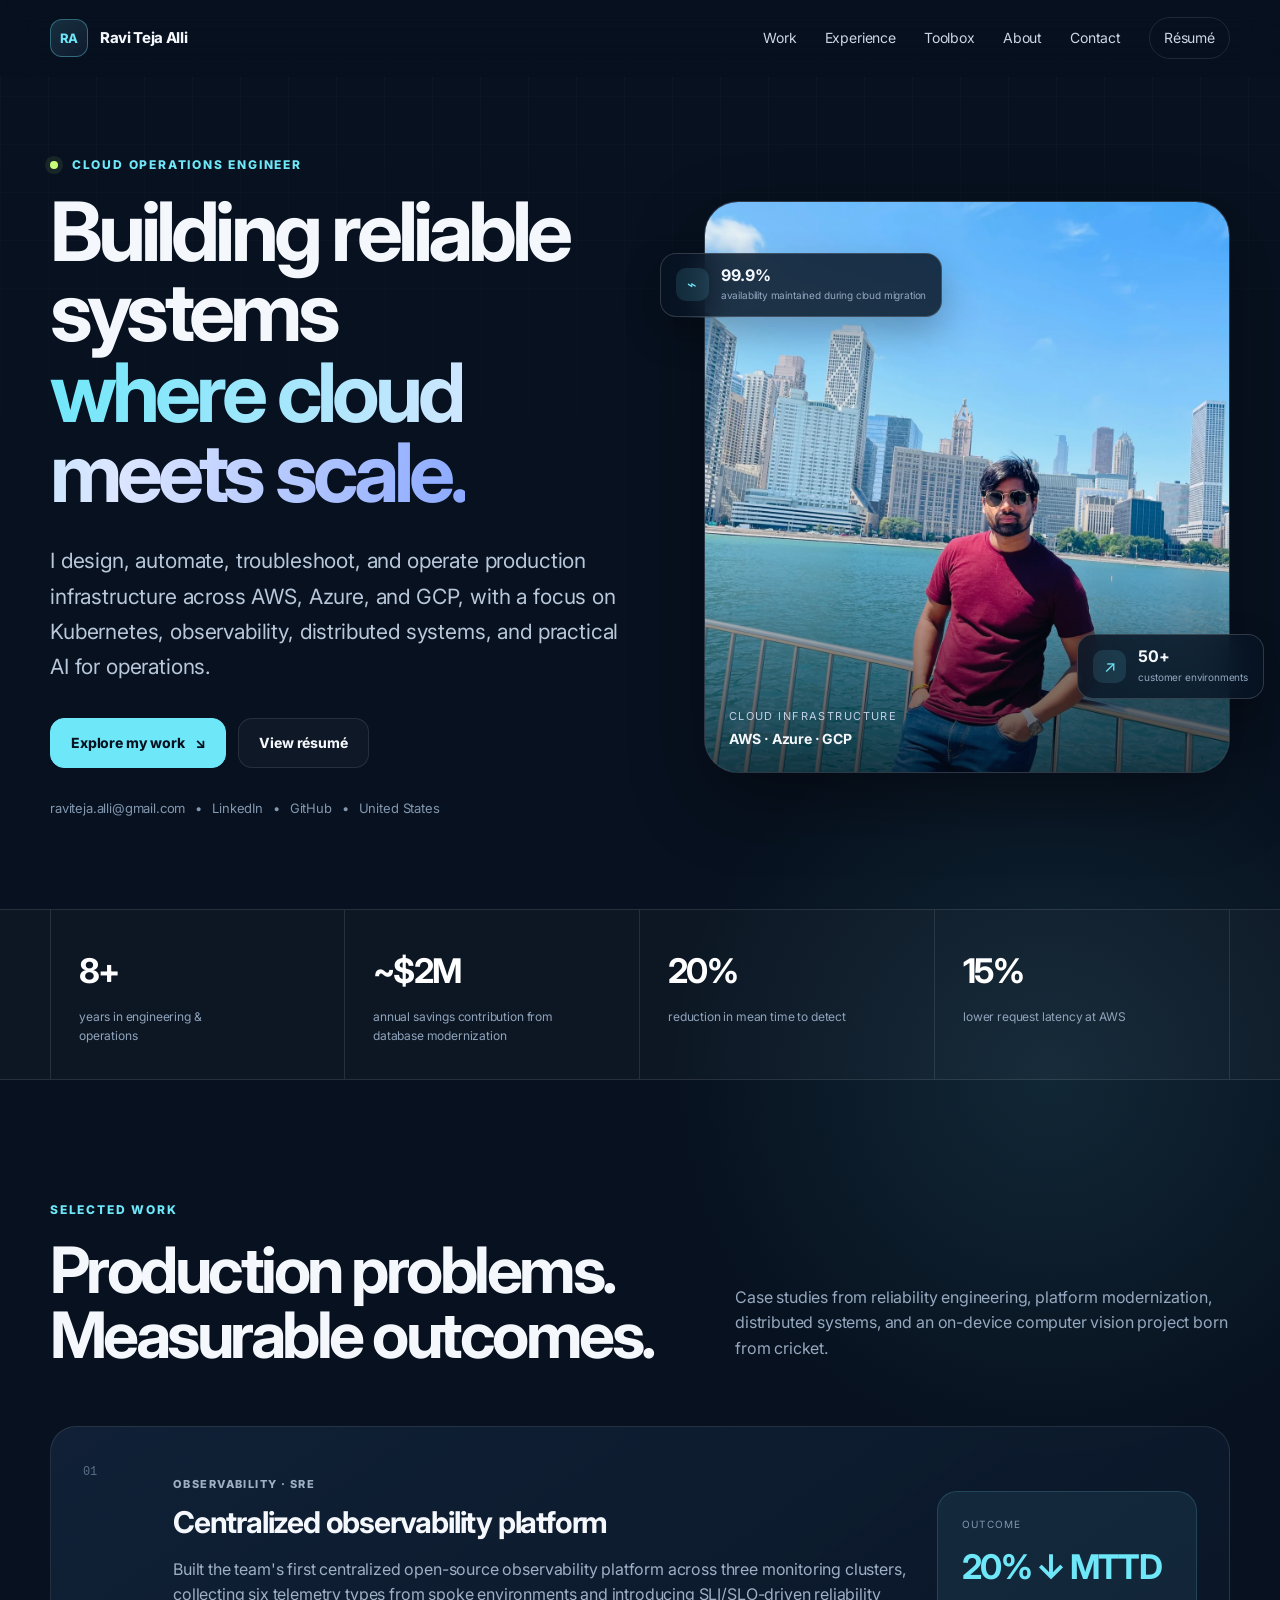
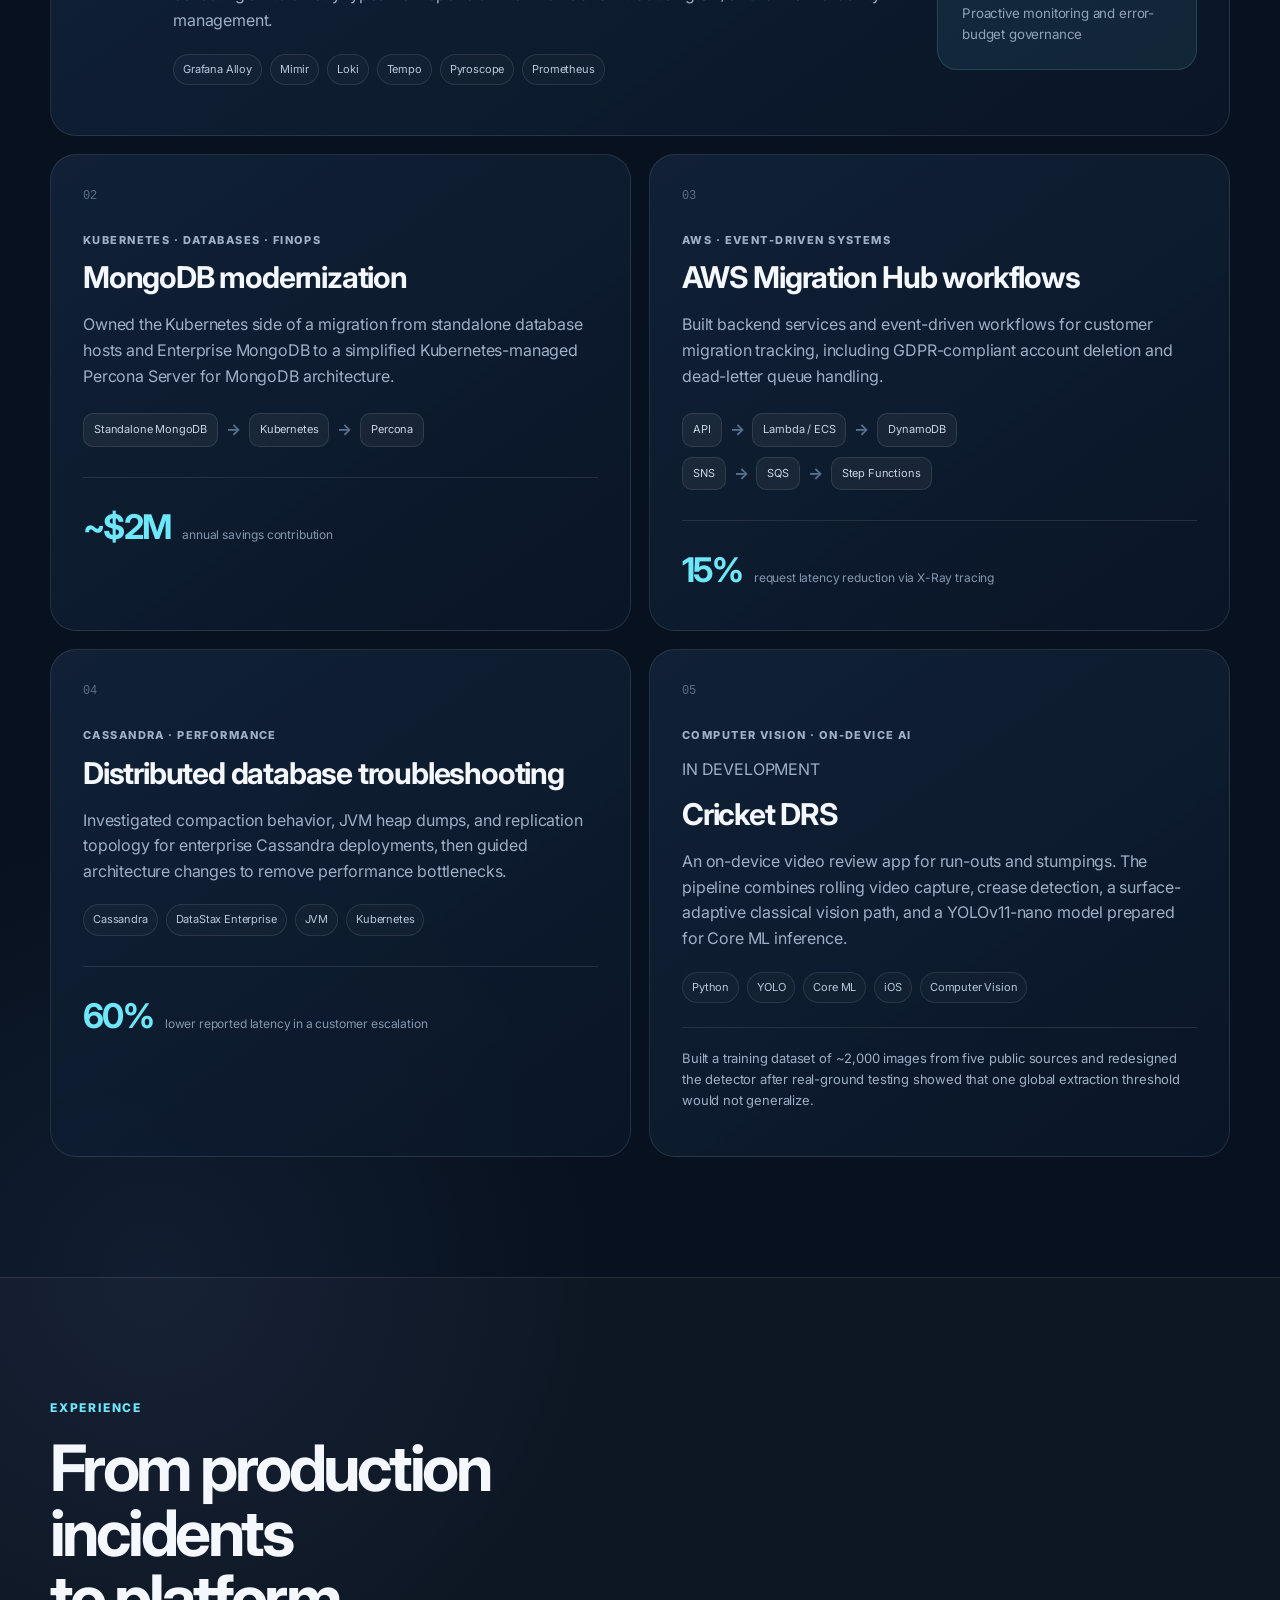
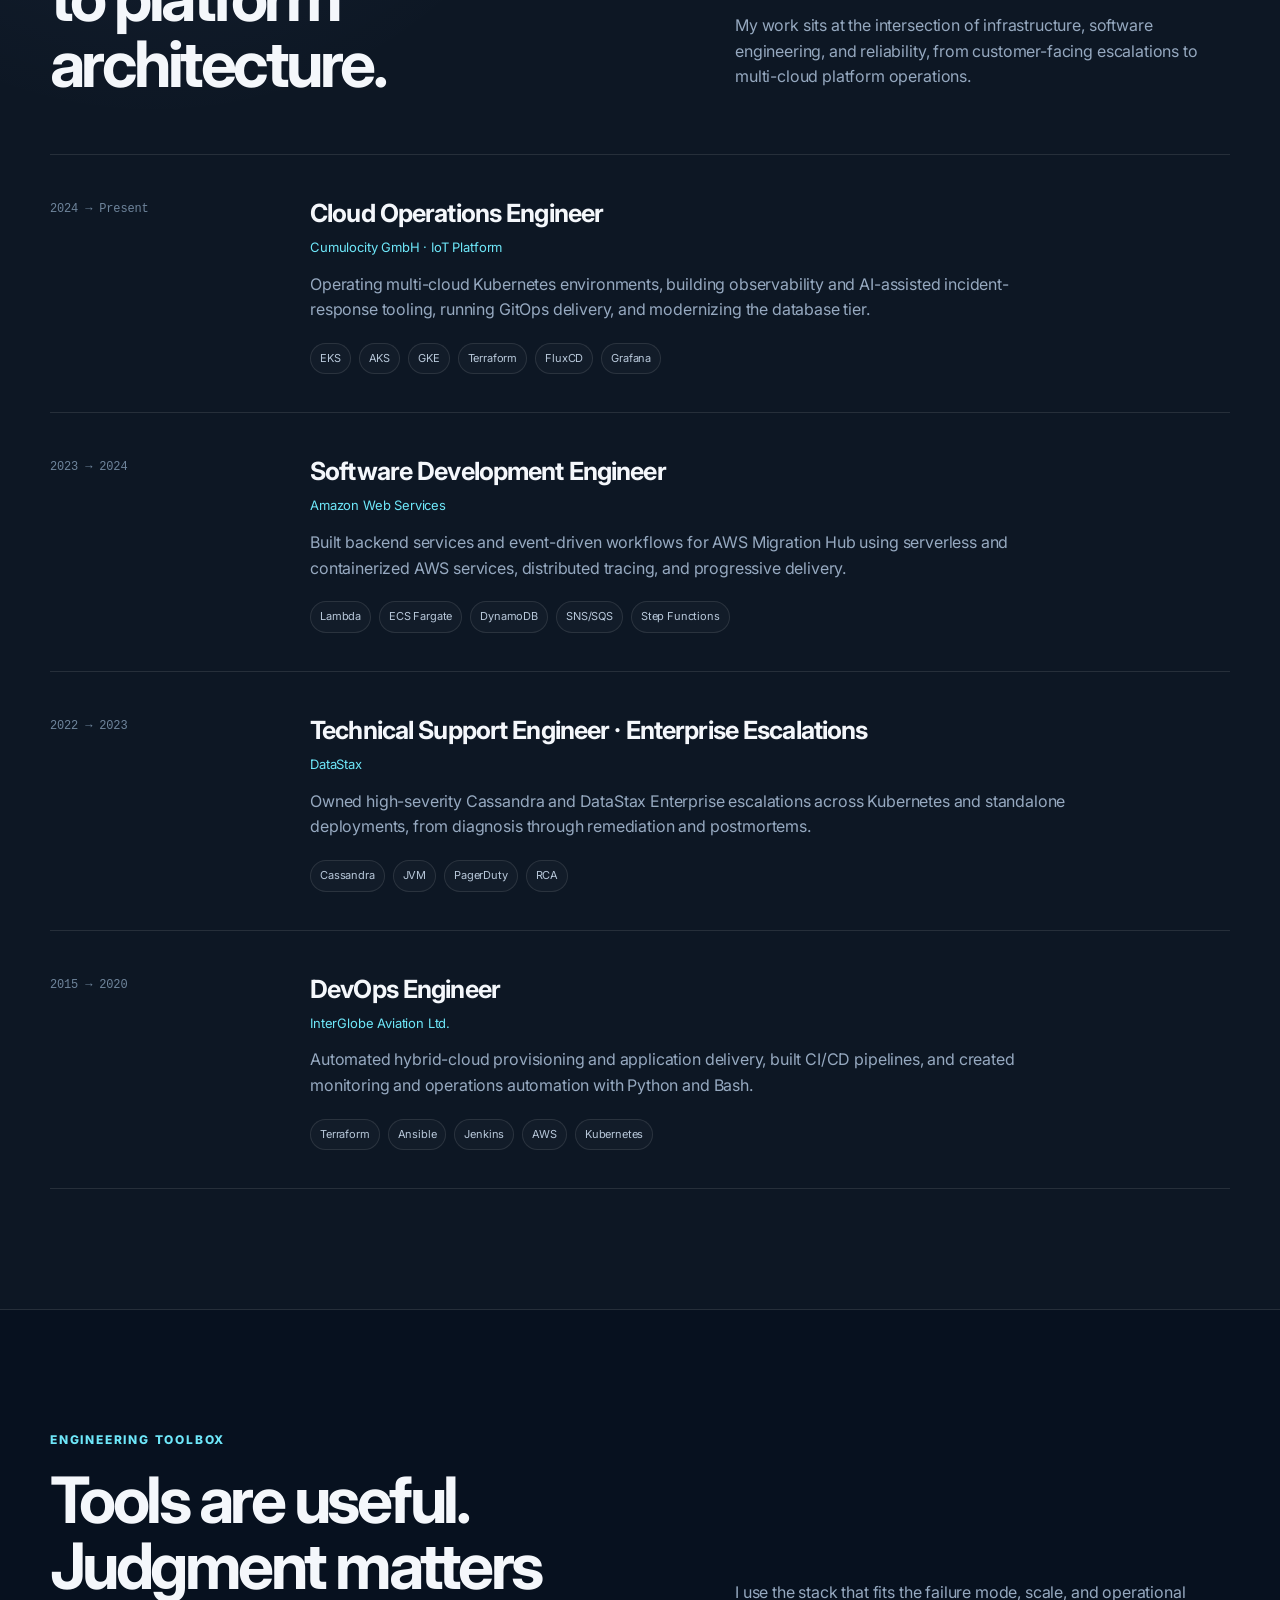
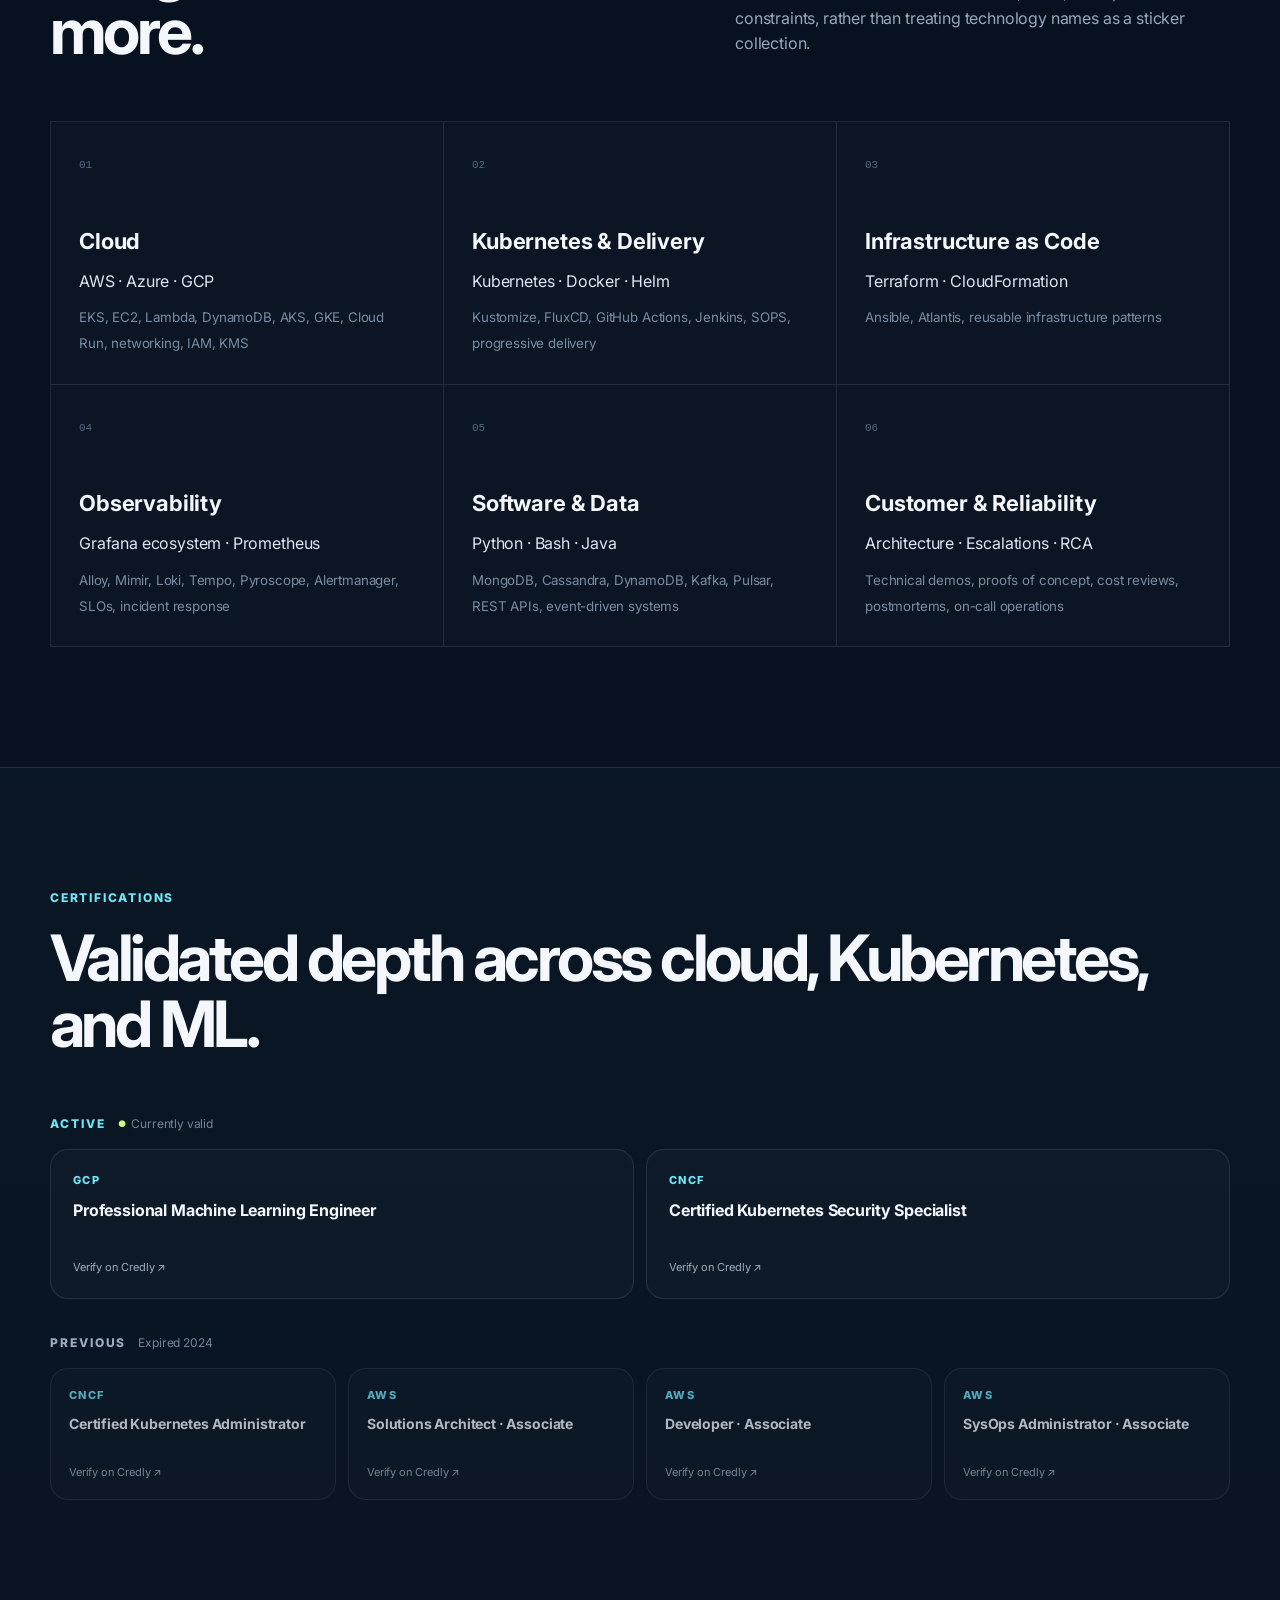
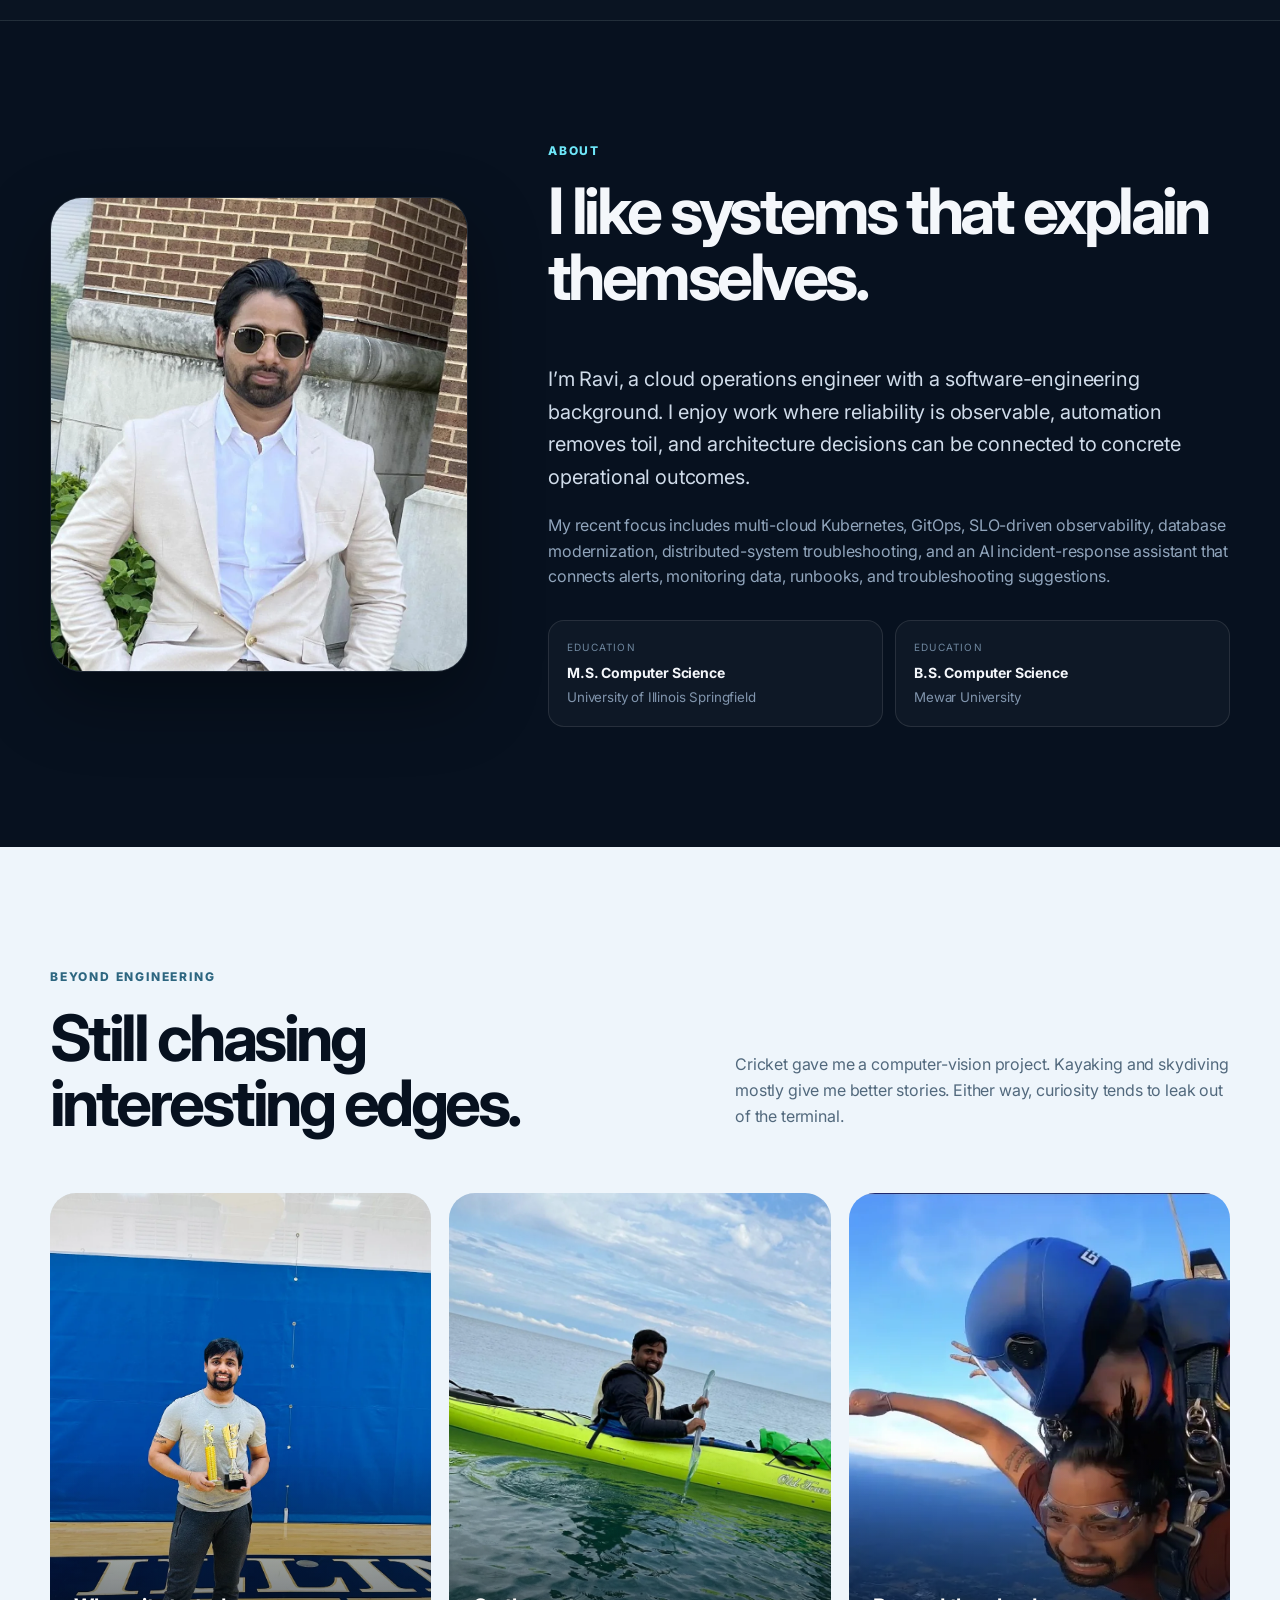
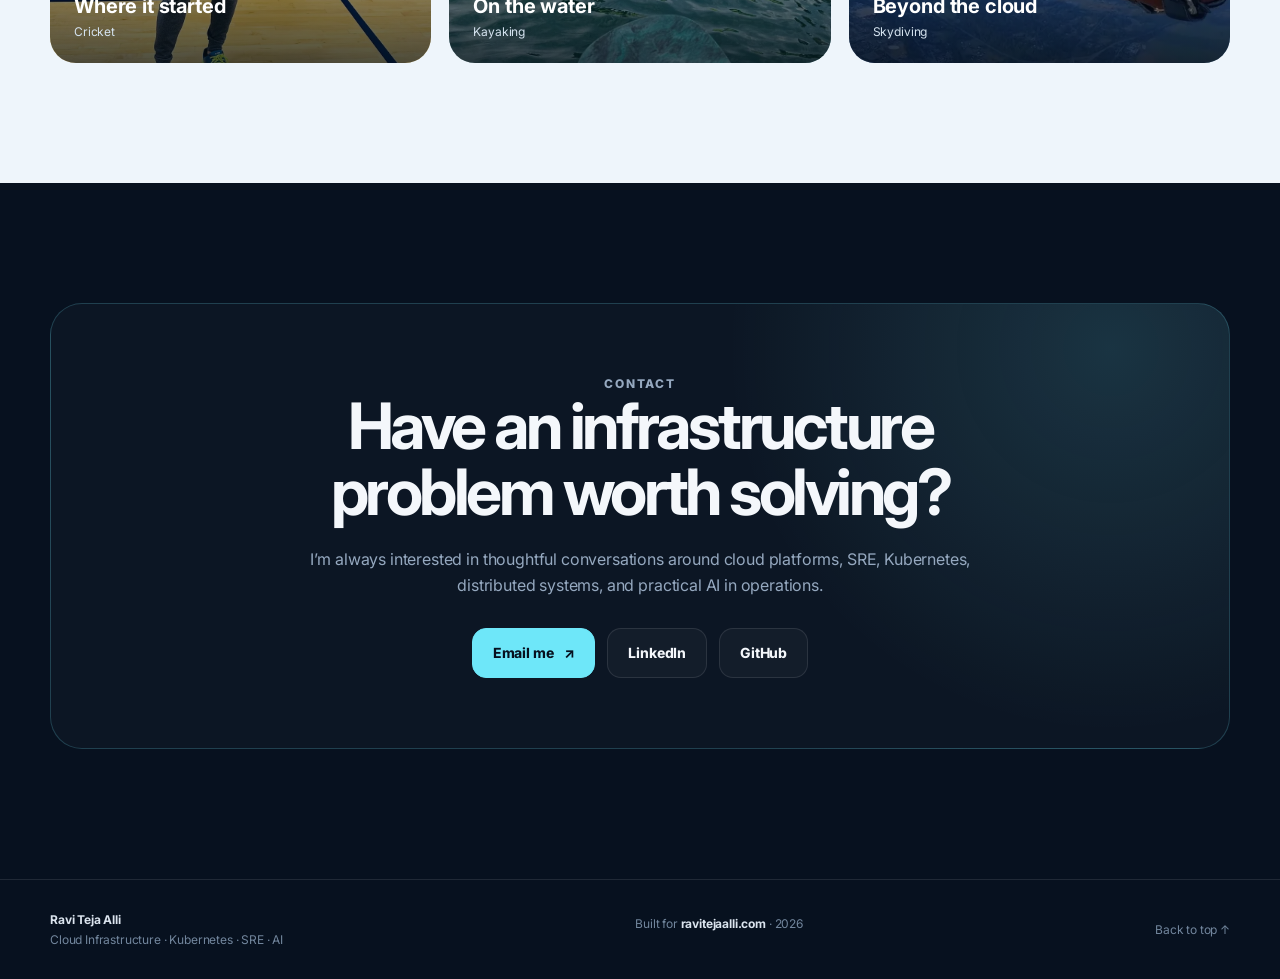
<file: index.html>
<!doctype html>
<html lang="en">
<head>
  <meta charset="utf-8" />
  <meta name="viewport" content="width=device-width, initial-scale=1" />
  <script>document.documentElement.classList.add('js');</script>
  <meta name="description" content="Ravi Teja Alli is a Cloud Operations Engineer focused on Kubernetes, SRE, multi-cloud infrastructure, observability, distributed systems, and AI-assisted operations." />
  <meta name="theme-color" content="#07111f" />
  <link rel="canonical" href="https://ravitejaalli.com/" />

  <meta property="og:title" content="Ravi Teja Alli | Cloud Infrastructure · Kubernetes · SRE · AI" />
  <meta property="og:description" content="Building reliable cloud platforms and distributed systems across AWS, Azure, and GCP." />
  <meta property="og:type" content="website" />
  <meta property="og:url" content="https://ravitejaalli.com/" />
  <meta property="og:image" content="https://ravitejaalli.com/assets/chicago.webp" />
  <meta property="og:image:alt" content="Ravi Teja Alli by the Chicago lakefront skyline" />
  <meta property="og:image:width" content="1800" />
  <meta property="og:image:height" content="1350" />
  <meta property="og:site_name" content="Ravi Teja Alli" />

  <meta name="twitter:card" content="summary_large_image" />
  <meta name="twitter:title" content="Ravi Teja Alli | Cloud Infrastructure · Kubernetes · SRE · AI" />
  <meta name="twitter:description" content="Building reliable cloud platforms and distributed systems across AWS, Azure, and GCP." />
  <meta name="twitter:image" content="https://ravitejaalli.com/assets/chicago.webp" />
  <meta name="twitter:image:alt" content="Ravi Teja Alli by the Chicago lakefront skyline" />

  <link rel="icon" href="assets/favicon.svg" type="image/svg+xml" />
  <link rel="apple-touch-icon" href="assets/apple-touch-icon.png" />
  <link rel="manifest" href="site.webmanifest" />

  <link rel="preconnect" href="https://fonts.googleapis.com" />
  <link rel="preconnect" href="https://fonts.gstatic.com" crossorigin />
  <link rel="preload" as="image" href="assets/chicago.webp" fetchpriority="high" />
  <link rel="stylesheet" href="https://fonts.googleapis.com/css2?family=Inter:wght@400;500;600;700;800&display=swap" />
  <link rel="stylesheet" href="styles.css" />
  <title>Ravi Teja Alli | Cloud Infrastructure · Kubernetes · SRE · AI</title>

  <script type="application/ld+json">
  {
    "@context": "https://schema.org",
    "@type": "Person",
    "name": "Ravi Teja Alli",
    "url": "https://ravitejaalli.com/",
    "image": "https://ravitejaalli.com/assets/portrait.webp",
    "jobTitle": "Cloud Operations Engineer",
    "email": "mailto:raviteja.alli@gmail.com",
    "worksFor": { "@type": "Organization", "name": "Cumulocity GmbH" },
    "address": { "@type": "PostalAddress", "addressCountry": "US" },
    "alumniOf": [
      { "@type": "CollegeOrUniversity", "name": "University of Illinois Springfield" },
      { "@type": "CollegeOrUniversity", "name": "Mewar University" }
    ],
    "knowsAbout": ["Kubernetes", "Site Reliability Engineering", "Cloud Infrastructure", "Observability", "Distributed Systems", "AWS", "Azure", "GCP", "Terraform", "GitOps"],
    "sameAs": [
      "https://linkedin.com/in/ravi-tejaa",
      "https://github.com/ravialli"
    ]
  }
  </script>
</head>
<body>
  <a class="skip-link" href="#main">Skip to content</a>

  <header class="site-header" id="top">
    <div class="nav-wrap">
      <a class="brand" href="#top" aria-label="Ravi Teja Alli home">
        <span class="brand-mark">RA</span>
        <span class="brand-name">Ravi Teja Alli</span>
      </a>

      <button class="menu-toggle" aria-label="Open navigation" aria-expanded="false" aria-controls="nav-links">
        <span></span><span></span><span></span>
      </button>

      <nav class="nav-links" id="nav-links" aria-label="Primary navigation">
        <a href="#work">Work</a>
        <a href="#experience">Experience</a>
        <a href="#toolbox">Toolbox</a>
        <a href="#about">About</a>
        <a href="#contact">Contact</a>
        <a class="nav-resume" href="assets/Ravi_Resume.pdf" target="_blank" rel="noopener noreferrer">Résumé</a>
      </nav>
    </div>
  </header>

  <main id="main">
    <section class="hero section-shell" aria-labelledby="hero-title">
      <div class="hero-copy reveal">
        <p class="eyebrow"><span class="status-dot"></span> Cloud Operations Engineer</p>
        <h1 id="hero-title">Building reliable systems<br><span class="gradient-text">where cloud meets scale.</span></h1>
        <p class="hero-lead">I design, automate, troubleshoot, and operate production infrastructure across AWS, Azure, and GCP, with a focus on Kubernetes, observability, distributed systems, and practical AI for operations.</p>
        <div class="hero-actions">
          <a class="button primary" href="#work">Explore my work <span aria-hidden="true">↘</span></a>
          <a class="button ghost" href="assets/Ravi_Resume.pdf" target="_blank" rel="noopener noreferrer"> View résumé</a>
        </div>
        <div class="hero-meta" aria-label="Professional links">
          <a href="mailto:raviteja.alli@gmail.com">raviteja.alli@gmail.com</a>
          <span class="sep">•</span>
          <a href="https://linkedin.com/in/ravi-tejaa" target="_blank" rel="noopener noreferrer">LinkedIn</a>
          <span class="sep">•</span>
          <a href="https://github.com/ravialli" target="_blank" rel="noopener noreferrer">GitHub</a>
          <span class="sep">•</span>
          <span>United States</span>
        </div>
      </div>

      <div class="hero-visual reveal">
        <div class="photo-frame hero-photo">
          <img src="assets/chicago.webp" alt="Ravi Teja Alli standing by the Chicago lakefront skyline" fetchpriority="high" />
          <div class="photo-overlay" aria-hidden="true"></div>
          <div class="hero-photo-label">
            <span>Cloud infrastructure</span>
            <strong>AWS · Azure · GCP</strong>
          </div>
        </div>
        <div class="signal-card signal-top" aria-hidden="true">
          <span class="signal-icon">⌁</span>
          <div><strong>99.9%</strong><small>availability maintained during cloud migration</small></div>
        </div>
        <div class="signal-card signal-bottom" aria-hidden="true">
          <span class="signal-icon">↗</span>
          <div><strong>50+</strong><small>customer environments</small></div>
        </div>
      </div>
    </section>

    <section class="impact-band" aria-label="Selected impact metrics">
      <div class="section-shell impact-grid">
        <article class="impact-item reveal"><strong>8+</strong><span>years in engineering & operations</span></article>
        <article class="impact-item reveal"><strong>~$2M</strong><span>annual savings contribution from database modernization</span></article>
        <article class="impact-item reveal"><strong>20%</strong><span>reduction in mean time to detect</span></article>
        <article class="impact-item reveal"><strong>15%</strong><span>lower request latency at AWS</span></article>
      </div>
    </section>

    <section class="section section-shell" id="work" aria-labelledby="work-title">
      <div class="section-heading reveal">
        <div>
          <p class="eyebrow">Selected work</p>
          <h2 id="work-title">Production problems.<br>Measurable outcomes.</h2>
        </div>
        <p>Case studies from reliability engineering, platform modernization, distributed systems, and an on-device computer vision project born from cricket.</p>
      </div>

      <div class="project-grid">
        <article class="project-card project-wide reveal">
          <div class="project-index">01</div>
          <div class="project-content">
            <p class="project-kicker">Observability · SRE</p>
            <h3>Centralized observability platform</h3>
            <p>Built the team's first centralized open-source observability platform across three monitoring clusters, collecting six telemetry types from spoke environments and introducing SLI/SLO-driven reliability management.</p>
            <div class="tag-row"><span>Grafana Alloy</span><span>Mimir</span><span>Loki</span><span>Tempo</span><span>Pyroscope</span><span>Prometheus</span></div>
          </div>
          <div class="project-result"><span>Outcome</span><strong>20% ↓ MTTD</strong><small>Proactive monitoring and error-budget governance</small></div>
        </article>

        <article class="project-card reveal">
          <div class="project-index">02</div>
          <p class="project-kicker">Kubernetes · Databases · FinOps</p>
          <h3>MongoDB modernization</h3>
          <p>Owned the Kubernetes side of a migration from standalone database hosts and Enterprise MongoDB to a simplified Kubernetes-managed Percona Server for MongoDB architecture.</p>
          <div class="flow-mini" aria-label="Migration flow"><span>Standalone MongoDB</span><b>→</b><span>Kubernetes</span><b>→</b><span>Percona</span></div>
          <div class="project-metric"><strong>~$2M</strong><span>annual savings contribution</span></div>
        </article>

        <article class="project-card reveal">
          <div class="project-index">03</div>
          <p class="project-kicker">AWS · Event-driven systems</p>
          <h3>AWS Migration Hub workflows</h3>
          <p>Built backend services and event-driven workflows for customer migration tracking, including GDPR-compliant account deletion and dead-letter queue handling.</p>
          <div class="architecture-row" aria-label="AWS architecture"><span>API</span><b>→</b><span>Lambda / ECS</span><b>→</b><span>DynamoDB</span></div>
          <div class="architecture-row secondary" aria-label="AWS event architecture"><span>SNS</span><b>→</b><span>SQS</span><b>→</b><span>Step Functions</span></div>
          <div class="project-metric"><strong>15%</strong><span>request latency reduction via X-Ray tracing</span></div>
        </article>

        <article class="project-card reveal">
          <div class="project-index">04</div>
          <p class="project-kicker">Cassandra · Performance</p>
          <h3>Distributed database troubleshooting</h3>
          <p>Investigated compaction behavior, JVM heap dumps, and replication topology for enterprise Cassandra deployments, then guided architecture changes to remove performance bottlenecks.</p>
          <div class="tag-row"><span>Cassandra</span><span>DataStax Enterprise</span><span>JVM</span><span>Kubernetes</span></div>
          <div class="project-metric"><strong>60%</strong><span>lower reported latency in a customer escalation</span></div>
        </article>

        <article class="project-card reveal">
          <div class="project-index">05</div>
          <p class="project-kicker">Computer Vision · On-device AI</p>
          <p class="project-status">IN DEVELOPMENT</p>
          <h3>Cricket DRS</h3>
          <p>An on-device video review app for run-outs and stumpings. The pipeline combines rolling video capture, crease detection, a surface-adaptive classical vision path, and a YOLOv11-nano model prepared for Core ML inference.</p>
          <div class="tag-row"><span>Python</span><span>YOLO</span><span>Core ML</span><span>iOS</span><span>Computer Vision</span></div>
          <p class="project-note">Built a training dataset of ~2,000 images from five public sources and redesigned the detector after real-ground testing showed that one global extraction threshold would not generalize.</p>
        </article>
      </div>
    </section>

    <section class="section section-alt" id="experience" aria-labelledby="experience-title">
      <div class="section-shell">
        <div class="section-heading reveal">
          <div><p class="eyebrow">Experience</p><h2 id="experience-title">From production incidents<br>to platform architecture.</h2></div>
          <p>My work sits at the intersection of infrastructure, software engineering, and reliability, from customer-facing escalations to multi-cloud platform operations.</p>
        </div>

        <div class="timeline">
          <article class="timeline-item reveal">
            <div class="timeline-date">2024 → Present</div>
            <div class="timeline-body"><h3>Cloud Operations Engineer</h3><p class="company">Cumulocity GmbH · IoT Platform</p><p>Operating multi-cloud Kubernetes environments, building observability and AI-assisted incident-response tooling, running GitOps delivery, and modernizing the database tier.</p><div class="tag-row"><span>EKS</span><span>AKS</span><span>GKE</span><span>Terraform</span><span>FluxCD</span><span>Grafana</span></div></div>
          </article>
          <article class="timeline-item reveal">
            <div class="timeline-date">2023 → 2024</div>
            <div class="timeline-body"><h3>Software Development Engineer</h3><p class="company">Amazon Web Services</p><p>Built backend services and event-driven workflows for AWS Migration Hub using serverless and containerized AWS services, distributed tracing, and progressive delivery.</p><div class="tag-row"><span>Lambda</span><span>ECS Fargate</span><span>DynamoDB</span><span>SNS/SQS</span><span>Step Functions</span></div></div>
          </article>
          <article class="timeline-item reveal">
            <div class="timeline-date">2022 → 2023</div>
            <div class="timeline-body"><h3>Technical Support Engineer · Enterprise Escalations</h3><p class="company">DataStax</p><p>Owned high-severity Cassandra and DataStax Enterprise escalations across Kubernetes and standalone deployments, from diagnosis through remediation and postmortems.</p><div class="tag-row"><span>Cassandra</span><span>JVM</span><span>PagerDuty</span><span>RCA</span></div></div>
          </article>
          <article class="timeline-item reveal">
            <div class="timeline-date">2015 → 2020</div>
            <div class="timeline-body"><h3>DevOps Engineer</h3><p class="company">InterGlobe Aviation Ltd.</p><p>Automated hybrid-cloud provisioning and application delivery, built CI/CD pipelines, and created monitoring and operations automation with Python and Bash.</p><div class="tag-row"><span>Terraform</span><span>Ansible</span><span>Jenkins</span><span>AWS</span><span>Kubernetes</span></div></div>
          </article>
        </div>
      </div>
    </section>

    <section class="section section-shell" id="toolbox" aria-labelledby="toolbox-title">
      <div class="section-heading reveal">
        <div><p class="eyebrow">Engineering toolbox</p><h2 id="toolbox-title">Tools are useful.<br>Judgment matters more.</h2></div>
        <p>I use the stack that fits the failure mode, scale, and operational constraints, rather than treating technology names as a sticker collection.</p>
      </div>
      <div class="tool-grid">
        <article class="tool-card reveal"><span class="tool-number">01</span><h3>Cloud</h3><p>AWS · Azure · GCP</p><small>EKS, EC2, Lambda, DynamoDB, AKS, GKE, Cloud Run, networking, IAM, KMS</small></article>
        <article class="tool-card reveal"><span class="tool-number">02</span><h3>Kubernetes & Delivery</h3><p>Kubernetes · Docker · Helm</p><small>Kustomize, FluxCD, GitHub Actions, Jenkins, SOPS, progressive delivery</small></article>
        <article class="tool-card reveal"><span class="tool-number">03</span><h3>Infrastructure as Code</h3><p>Terraform · CloudFormation</p><small>Ansible, Atlantis, reusable infrastructure patterns</small></article>
        <article class="tool-card reveal"><span class="tool-number">04</span><h3>Observability</h3><p>Grafana ecosystem · Prometheus</p><small>Alloy, Mimir, Loki, Tempo, Pyroscope, Alertmanager, SLOs, incident response</small></article>
        <article class="tool-card reveal"><span class="tool-number">05</span><h3>Software & Data</h3><p>Python · Bash · Java</p><small>MongoDB, Cassandra, DynamoDB, Kafka, Pulsar, REST APIs, event-driven systems</small></article>
        <article class="tool-card reveal"><span class="tool-number">06</span><h3>Customer & Reliability</h3><p>Architecture · Escalations · RCA</p><small>Technical demos, proofs of concept, cost reviews, postmortems, on-call operations</small></article>
      </div>
    </section>

    <section class="section cert-section" aria-labelledby="cert-title">
      <div class="section-shell">
        <div class="section-heading compact reveal"><div><p class="eyebrow">Certifications</p><h2 id="cert-title">Validated depth across cloud, Kubernetes, and ML.</h2></div></div>

        <div class="cert-group active reveal">
          <div class="cert-group-head">
            <h3 class="cert-group-title">Active</h3>
            <span class="cert-group-note">Currently valid</span>
          </div>
          <div class="cert-grid">
            <a class="cert" href="https://www.credly.com/badges/209f2afb-eebe-45ae-85a2-1f5cd7addb18/public_url" target="_blank" rel="noopener noreferrer"><span>GCP</span><strong>Professional Machine Learning Engineer</strong><span class="cert-verify">Verify on Credly ↗</span></a>
            <a class="cert" href="https://www.credly.com/badges/b091528e-8a90-4c33-ab65-c4fe15b991ff/public_url" target="_blank" rel="noopener noreferrer"><span>CNCF</span><strong>Certified Kubernetes Security Specialist</strong><span class="cert-verify">Verify on Credly ↗</span></a>
          </div>
        </div>

        <div class="cert-group previous reveal">
          <div class="cert-group-head">
            <h3 class="cert-group-title">Previous</h3>
            <span class="cert-group-note">Expired 2024</span>
          </div>
          <div class="cert-grid">
            <a class="cert" href="https://www.credly.com/badges/a9e5d93d-760b-430f-a360-a3f03ee093e8/public_url" target="_blank" rel="noopener noreferrer"><span>CNCF</span><strong>Certified Kubernetes Administrator</strong><span class="cert-verify">Verify on Credly ↗</span></a>
            <a class="cert" href="https://www.credly.com/badges/d522154c-35a8-4c11-9ff9-3377b42a8c9d/public_url" target="_blank" rel="noopener noreferrer"><span>AWS</span><strong>Solutions Architect · Associate</strong><span class="cert-verify">Verify on Credly ↗</span></a>
            <a class="cert" href="https://www.credly.com/badges/f4ad115e-badc-4d5e-a5a6-fbdb7d696b41/public_url" target="_blank" rel="noopener noreferrer"><span>AWS</span><strong>Developer · Associate</strong><span class="cert-verify">Verify on Credly ↗</span></a>
            <a class="cert" href="https://www.credly.com/badges/dc6e1eb9-8b5e-427b-907f-d1571af365d6/public_url" target="_blank" rel="noopener noreferrer"><span>AWS</span><strong>SysOps Administrator · Associate</strong><span class="cert-verify">Verify on Credly ↗</span></a>
          </div>
        </div>
      </div>
    </section>

    <section class="section section-shell about-section" id="about" aria-labelledby="about-title">
      <div class="about-photo reveal"><img src="assets/portrait.webp" alt="Portrait of Ravi Teja Alli" loading="lazy" /></div>
      <div class="about-copy reveal">
        <p class="eyebrow">About</p>
        <h2 id="about-title">I like systems that explain themselves.</h2>
        <p class="about-lead">I’m Ravi, a cloud operations engineer with a software-engineering background. I enjoy work where reliability is observable, automation removes toil, and architecture decisions can be connected to concrete operational outcomes.</p>
        <p>My recent focus includes multi-cloud Kubernetes, GitOps, SLO-driven observability, database modernization, distributed-system troubleshooting, and an AI incident-response assistant that connects alerts, monitoring data, runbooks, and troubleshooting suggestions.</p>
        <div class="education-block">
          <div><span>Education</span><strong>M.S. Computer Science</strong><small>University of Illinois Springfield</small></div>
          <div><span>Education</span><strong>B.S. Computer Science</strong><small>Mewar University</small></div>
        </div>
      </div>
    </section>

    <section class="section beyond-section" aria-labelledby="beyond-title">
      <div class="section-shell">
        <div class="section-heading light reveal">
          <div><p class="eyebrow">Beyond engineering</p><h2 id="beyond-title">Still chasing<br>interesting edges.</h2></div>
          <p>Cricket gave me a computer-vision project. Kayaking and skydiving mostly give me better stories. Either way, curiosity tends to leak out of the terminal.</p>
        </div>
        <div class="beyond-grid">
          <figure class="beyond-card reveal"><img src="assets/cricket.webp" alt="Ravi Teja Alli holding cricket trophies" loading="lazy" /><figcaption><strong>Where it started</strong><span>Cricket</span></figcaption></figure>
          <figure class="beyond-card tall reveal"><img src="assets/kayaking.webp" alt="Ravi Teja Alli kayaking on open water" loading="lazy" /><figcaption><strong>On the water</strong><span>Kayaking</span></figcaption></figure>
          <figure class="beyond-card wide reveal"><img src="assets/skydiving.webp" alt="Ravi Teja Alli tandem skydiving" loading="lazy" /><figcaption><strong>Beyond the cloud</strong><span>Skydiving</span></figcaption></figure>
        </div>
      </div>
    </section>

    <section class="section section-shell contact-section" id="contact" aria-labelledby="contact-title">
      <div class="contact-card reveal">
        <p class="eyebrow">Contact</p>
        <h2 id="contact-title">Have an infrastructure problem worth solving?</h2>
        <p>I’m always interested in thoughtful conversations around cloud platforms, SRE, Kubernetes, distributed systems, and practical AI in operations.</p>
        <div class="contact-actions">
          <a class="button primary" href="mailto:raviteja.alli@gmail.com">Email me <span aria-hidden="true">↗</span></a>
          <a class="button ghost" href="https://linkedin.com/in/ravi-tejaa" target="_blank" rel="noopener noreferrer">LinkedIn</a>
          <a class="button ghost" href="https://github.com/ravialli" target="_blank" rel="noopener noreferrer">GitHub</a>
        </div>
      </div>
    </section>
  </main>

  <footer class="site-footer">
    <div class="section-shell footer-inner">
      <div><strong>Ravi Teja Alli</strong><span>Cloud Infrastructure · Kubernetes · SRE · AI</span></div>
      <p>Built for <strong>ravitejaalli.com</strong> · <span id="year"></span></p>
      <a href="#top">Back to top ↑</a>
    </div>
  </footer>

  <script src="script.js"></script>
</body>
</html>
</file>
<file: styles.css>
:root {
  --bg: #07111f;
  --bg-2: #0b1728;
  --panel: #0f1c2f;
  --panel-2: #12233a;
  --text: #f4f7fb;
  --muted: #9badc3;
  --line: rgba(255,255,255,.1);
  --accent: #6ee7f9;
  --accent-2: #8aa8ff;
  --warm: #c8ff79;
  --white: #ffffff;
  --shadow: 0 28px 70px rgba(0,0,0,.35);
  --radius: 26px;
  --max: 1180px;
}

* { box-sizing: border-box; }
html { scroll-behavior: smooth; }
body {
  margin: 0;
  background:
    radial-gradient(circle at 82% 12%, rgba(110,231,249,.10), transparent 24rem),
    radial-gradient(circle at 12% 32%, rgba(138,168,255,.08), transparent 28rem),
    var(--bg);
  color: var(--text);
  font-family: Inter, ui-sans-serif, -apple-system, BlinkMacSystemFont, "Segoe UI", sans-serif;
  line-height: 1.6;
  letter-spacing: -.01em;
}

body::before {
  content: "";
  position: fixed;
  inset: 0;
  pointer-events: none;
  opacity: .035;
  background-image: linear-gradient(rgba(255,255,255,.7) 1px, transparent 1px), linear-gradient(90deg, rgba(255,255,255,.7) 1px, transparent 1px);
  background-size: 48px 48px;
  mask-image: linear-gradient(to bottom, black, transparent 65%);
}

img { max-width: 100%; display: block; }
a { color: inherit; text-decoration: none; }
button, a { -webkit-tap-highlight-color: transparent; }

.skip-link { position: fixed; left: 12px; top: -50px; background: var(--accent); color: #06101e; padding: 8px 14px; border-radius: 10px; z-index: 9999; }
.skip-link:focus { top: 12px; }

.section-shell { width: min(var(--max), calc(100% - 48px)); margin-inline: auto; }
.section { padding: 120px 0; }
.section-alt { background: rgba(255,255,255,.025); border-block: 1px solid var(--line); }

.site-header { position: sticky; top: 0; z-index: 1000; backdrop-filter: blur(18px); background: rgba(7,17,31,.76); border-bottom: 1px solid transparent; transition: border-color .25s ease, background .25s ease; }
.site-header.scrolled { border-bottom-color: var(--line); background: rgba(7,17,31,.9); }
.nav-wrap { width: min(var(--max), calc(100% - 48px)); margin: auto; min-height: 76px; display: flex; align-items: center; justify-content: space-between; }
.brand { display: flex; align-items: center; gap: 12px; font-weight: 750; letter-spacing: -.02em; }
.brand-mark { width: 38px; height: 38px; display: grid; place-items: center; border: 1px solid rgba(110,231,249,.35); border-radius: 12px; background: linear-gradient(145deg, rgba(110,231,249,.15), rgba(138,168,255,.08)); color: var(--accent); font-size: 13px; }
.brand-name { font-size: 15px; }
.nav-links { display: flex; align-items: center; gap: 28px; color: #cbd7e6; font-size: 14px; }
.nav-links a { transition: color .2s ease; }
.nav-links a:hover { color: var(--white); }
.nav-resume { border: 1px solid var(--line); padding: 9px 14px; border-radius: 999px; }
.menu-toggle { display:none; width: 42px; height: 42px; border: 1px solid var(--line); border-radius: 12px; background: transparent; padding: 10px; }
.menu-toggle span { display:block; height:2px; background:#fff; margin:5px 0; border-radius:4px; }

.hero { min-height: calc(100vh - 76px); display: grid; grid-template-columns: 1.05fr .95fr; gap: 72px; align-items: center; padding-block: 78px 90px; }
.eyebrow { margin: 0 0 18px; color: var(--accent); text-transform: uppercase; letter-spacing: .15em; font-size: 12px; font-weight: 800; }
.status-dot { display:inline-block; width:8px; height:8px; margin-right:9px; border-radius:50%; background:var(--warm); box-shadow:0 0 0 5px rgba(200,255,121,.09); }
h1, h2, h3, p { margin-top: 0; }
h1 { font-size: clamp(54px, 6.4vw, 92px); line-height: .98; letter-spacing: -.06em; margin-bottom: 30px; max-width: 900px; }
.gradient-text { background: linear-gradient(100deg, var(--accent), #dce6ff 58%, var(--accent-2)); -webkit-background-clip: text; background-clip: text; color: transparent; }
.hero-lead { max-width: 690px; color: #b8c7da; font-size: clamp(17px, 1.7vw, 21px); line-height: 1.68; }
.hero-actions { display:flex; flex-wrap:wrap; gap:12px; margin:34px 0 30px; }
.button { display:inline-flex; align-items:center; justify-content:center; gap:10px; min-height:50px; padding:0 20px; border-radius:14px; border:1px solid var(--line); font-weight:750; font-size:14px; transition:transform .2s ease, background .2s ease, border-color .2s ease; }
.button:hover { transform: translateY(-2px); }
.button.primary { background: var(--accent); color: #06101e; border-color: var(--accent); }
.button.primary:hover { background:#9ff0fc; }
.button.ghost { background: rgba(255,255,255,.03); }
.button.ghost:hover { background: rgba(255,255,255,.07); border-color:rgba(255,255,255,.2); }
.hero-meta { display:flex; flex-wrap:wrap; align-items:center; gap:10px; color:#8397af; font-size:13px; }
.hero-meta a:hover { color:var(--accent); }

.hero-visual { position:relative; max-width: 540px; justify-self: end; }
.photo-frame { position:relative; overflow:hidden; border-radius:34px; border:1px solid rgba(255,255,255,.14); box-shadow: var(--shadow); background:#0b1728; }
.hero-photo { aspect-ratio: .92; }
.hero-photo img { width:100%; height:100%; object-fit:cover; object-position: 48% center; }
.photo-overlay { position:absolute; inset:0; background: linear-gradient(to top, rgba(3,10,18,.72), transparent 45%); }
.hero-photo-label { position:absolute; left:24px; bottom:22px; display:flex; flex-direction:column; gap:2px; }
.hero-photo-label span { font-size:11px; color:#bed0e5; text-transform:uppercase; letter-spacing:.13em; }
.hero-photo-label strong { font-size:14px; }
.signal-card { position:absolute; display:flex; align-items:center; gap:12px; padding:13px 15px; border:1px solid rgba(255,255,255,.16); background:rgba(8,20,35,.83); backdrop-filter:blur(16px); border-radius:16px; box-shadow: 0 16px 36px rgba(0,0,0,.25); }
.signal-top { top:9%; left:-44px; }
.signal-bottom { right:-34px; bottom:13%; }
.signal-icon { width:33px; height:33px; display:grid; place-items:center; background:rgba(110,231,249,.12); color:var(--accent); border-radius:10px; }
.signal-card div { display:flex; flex-direction:column; }
.signal-card strong { font-size:16px; line-height:1.1; }
.signal-card small { color:#93a8c0; font-size:10px; margin-top:3px; }

.impact-band { border-block:1px solid var(--line); background: rgba(255,255,255,.025); }
.impact-grid { display:grid; grid-template-columns:repeat(4,1fr); }
.impact-item { padding:34px 28px; border-right:1px solid var(--line); display:flex; flex-direction:column; gap:8px; }
.impact-item:first-child { border-left:1px solid var(--line); }
.impact-item strong { font-size:34px; letter-spacing:-.05em; color:var(--white); }
.impact-item span { color:#8fa3bb; font-size:12px; max-width:180px; }

.section-heading { display:grid; grid-template-columns: 1.1fr .9fr; gap:80px; align-items:end; margin-bottom:58px; }
.section-heading h2 { font-size:clamp(42px,5vw,68px); line-height:1.02; letter-spacing:-.055em; margin-bottom:0; }
.section-heading > p { color:#95a8bf; max-width:520px; margin:0 0 6px auto; font-size:16px; }
.section-heading.compact { grid-template-columns:1fr; }

.project-grid { display:grid; grid-template-columns:repeat(2,minmax(0,1fr)); gap:18px; }
.project-card { position:relative; background:linear-gradient(145deg, rgba(18,35,58,.86), rgba(11,23,40,.9)); border:1px solid var(--line); border-radius:var(--radius); padding:32px; overflow:hidden; min-height:380px; transition: transform .25s ease, border-color .25s ease; }
.project-card:hover { transform:translateY(-4px); border-color:rgba(110,231,249,.32); }
.project-wide { grid-column:1/-1; display:grid; grid-template-columns:60px 1fr 260px; gap:30px; align-items:center; min-height:310px; }
.project-index { color:#597087; font-family:ui-monospace, SFMono-Regular, Menlo, monospace; font-size:12px; margin-bottom:26px; }
.project-wide .project-index { align-self:start; margin-top:4px; }
.project-kicker { color:var(--accent); text-transform:uppercase; letter-spacing:.13em; font-size:11px; font-weight:800; margin-bottom:12px; }
.project-card h3 { font-size:30px; line-height:1.1; letter-spacing:-.04em; margin-bottom:18px; }
.project-card p { color:#9fb0c4; }
.tag-row { display:flex; flex-wrap:wrap; gap:8px; margin-top:20px; }
.tag-row span { font-size:11px; color:#b8c8da; border:1px solid var(--line); background:rgba(255,255,255,.025); padding:6px 9px; border-radius:999px; }
.project-result { min-height:150px; display:flex; flex-direction:column; justify-content:center; padding:24px; border-radius:20px; background:rgba(110,231,249,.07); border:1px solid rgba(110,231,249,.16); }
.project-result span { color:#7e96ad; text-transform:uppercase; letter-spacing:.12em; font-size:10px; }
.project-result strong { font-size:34px; letter-spacing:-.05em; color:var(--accent); margin:8px 0; }
.project-result small { color:#8fa2b8; }
.flow-mini, .architecture-row { display:flex; flex-wrap:wrap; align-items:center; gap:8px; margin:24px 0 16px; }
.flow-mini span, .architecture-row span { background:rgba(255,255,255,.05); border:1px solid var(--line); padding:7px 10px; border-radius:10px; font-size:11px; color:#c8d5e4; }
.flow-mini b, .architecture-row b { color:#56718d; }
.architecture-row.secondary { margin-top:-6px; }
.project-metric { margin-top:30px; padding-top:22px; border-top:1px solid var(--line); display:flex; align-items:baseline; gap:12px; }
.project-metric strong { font-size:34px; color:var(--accent); letter-spacing:-.05em; }
.project-metric span { color:#8397ae; font-size:12px; }
.project-note { margin-top:24px; padding-top:20px; border-top:1px solid var(--line); font-size:13px; }

.timeline { border-top:1px solid var(--line); }
.timeline-item { display:grid; grid-template-columns:200px 1fr; gap:60px; padding:38px 0; border-bottom:1px solid var(--line); }
.timeline-date { color:#6f859c; font-family:ui-monospace, SFMono-Regular, Menlo, monospace; font-size:12px; padding-top:7px; }
.timeline-body h3 { font-size:25px; letter-spacing:-.035em; margin-bottom:4px; }
.company { color:var(--accent); font-size:13px; margin-bottom:14px; }
.timeline-body > p:not(.company) { color:#96a9c0; max-width:760px; }

.tool-grid { display:grid; grid-template-columns:repeat(3,1fr); border-top:1px solid var(--line); border-left:1px solid var(--line); }
.tool-card { min-height:260px; padding:28px; border-right:1px solid var(--line); border-bottom:1px solid var(--line); background:rgba(255,255,255,.015); }
.tool-number { color:#536a82; font:11px ui-monospace, SFMono-Regular, Menlo, monospace; }
.tool-card h3 { margin:48px 0 10px; font-size:22px; }
.tool-card p { color:#dbe6f2; margin-bottom:10px; }
.tool-card small { color:#788ca4; line-height:1.65; }

.cert-section { border-block:1px solid var(--line); background:linear-gradient(180deg, rgba(110,231,249,.025), rgba(255,255,255,.01)); }
.cert-group + .cert-group { margin-top:34px; }
.cert-group-head { display:flex; align-items:center; gap:12px; margin-bottom:16px; }
.cert-group-title { margin:0; font-size:12px; font-weight:800; text-transform:uppercase; letter-spacing:.16em; color:var(--accent); }
.cert-group.previous .cert-group-title { color:var(--muted); }
.cert-group-note { font-size:12px; color:#6f859c; }
.cert-group.active .cert-group-note::before { content:"●"; color:var(--warm); font-size:9px; margin-right:6px; vertical-align:middle; }
.cert-grid { display:grid; grid-template-columns:repeat(2,1fr); gap:12px; }
.cert-group.previous .cert-grid { grid-template-columns:repeat(4,1fr); }
.cert { min-height:150px; padding:22px; border:1px solid var(--line); border-radius:18px; background:rgba(255,255,255,.025); display:flex; flex-direction:column; justify-content:flex-start; transition:transform .2s ease, border-color .2s ease, background .2s ease; }
.cert:hover { transform:translateY(-3px); border-color:rgba(110,231,249,.32); background:rgba(110,231,249,.06); }
.cert:focus-visible { outline:2px solid var(--accent); outline-offset:3px; }
.cert > span:first-child { color:var(--accent); font-size:11px; letter-spacing:.12em; font-weight:800; }
.cert strong { font-size:16px; line-height:1.35; margin-top:10px; }
.cert-verify { margin-top:auto; padding-top:16px; font-size:11px; color:var(--muted); display:inline-flex; align-items:center; gap:4px; transition:color .2s ease; }
.cert:hover .cert-verify { color:var(--accent); }
.cert-group.previous .cert { min-height:132px; padding:18px; opacity:.72; }
.cert-group.previous .cert:hover { opacity:1; }
.cert-group.previous .cert strong { font-size:14px; }

.about-section { display:grid; grid-template-columns:.76fr 1.24fr; gap:80px; align-items:center; }
.about-photo { overflow:hidden; border-radius:32px; border:1px solid var(--line); max-width:430px; aspect-ratio:.88; box-shadow:var(--shadow); }
.about-photo img { width:100%; height:100%; object-fit:cover; object-position:center 22%; }
.about-copy h2 { font-size:clamp(42px,5vw,66px); letter-spacing:-.055em; line-height:1.03; }
.about-lead { color:#d0dcea; font-size:20px; line-height:1.62; }
.about-copy > p:not(.eyebrow):not(.about-lead) { color:#91a5bc; }
.education-block { display:grid; grid-template-columns:1fr 1fr; gap:12px; margin-top:30px; }
.education-block > div { padding:18px; background:rgba(255,255,255,.03); border:1px solid var(--line); border-radius:16px; display:flex; flex-direction:column; }
.education-block span { color:#6f879f; font-size:10px; text-transform:uppercase; letter-spacing:.12em; margin-bottom:7px; }
.education-block strong { font-size:14px; }
.education-block small { color:#8195ad; margin-top:3px; }

.beyond-section { background:#eef5fb; color:#07111f; }
.beyond-section .eyebrow { color:#2d6680; }
.section-heading.light > p { color:#52697d; }
.beyond-grid { display:grid; grid-template-columns:repeat(3,1fr); gap:18px; }
.beyond-card { position:relative; overflow:hidden; border-radius:26px; min-height:470px; margin:0; background:#dce9f2; }
.beyond-card img { position:absolute; inset:0; width:100%; height:100%; object-fit:cover; object-position:center 32%; }
.beyond-card.tall img { object-position:center 42%; }
.beyond-card.wide img { object-position:center; }
.beyond-card::after { content:""; position:absolute; inset:0; background:linear-gradient(to top, rgba(4,12,20,.7), transparent 45%); }
.beyond-card figcaption { position:absolute; z-index:2; left:24px; bottom:22px; color:#fff; display:flex; flex-direction:column; }
.beyond-card figcaption strong { font-size:20px; }
.beyond-card figcaption span { color:#d5e3ef; font-size:12px; }

.contact-section { padding-bottom:130px; }
.contact-card { padding:70px; border:1px solid rgba(110,231,249,.2); background: radial-gradient(circle at 90% 10%, rgba(110,231,249,.14), transparent 24rem), rgba(255,255,255,.025); border-radius:32px; text-align:center; }
.contact-card .eyebrow { text-align:center; }
.contact-card h2 { max-width:800px; margin:0 auto 22px; font-size:clamp(44px,5vw,70px); line-height:1.03; letter-spacing:-.055em; }
.contact-card p { max-width:700px; margin:0 auto; color:#95a8bf; }
.contact-actions { display:flex; justify-content:center; flex-wrap:wrap; gap:12px; margin-top:30px; }

.site-footer { border-top:1px solid var(--line); padding:30px 0; }
.footer-inner { display:flex; align-items:center; justify-content:space-between; gap:24px; color:#72869d; font-size:12px; }
.footer-inner > div { display:flex; flex-direction:column; }
.footer-inner strong { color:#dbe4ee; }
.footer-inner a:hover { color:var(--accent); }

.js .reveal { opacity:0; transform:translateY(22px); transition:opacity .7s ease, transform .7s ease; }
.reveal.visible { opacity:1; transform:none; }

@media (max-width: 1020px) {
  .hero { grid-template-columns:1fr; min-height:auto; padding-top:60px; }
  .hero-visual { justify-self:center; max-width:660px; width:100%; }
  .hero-photo { aspect-ratio:1.35; }
  .signal-top { left:18px; }
  .signal-bottom { right:18px; }
  .section-heading { grid-template-columns:1fr; gap:24px; }
  .section-heading > p { margin-left:0; }
  .project-wide { grid-template-columns:45px 1fr; }
  .project-result { grid-column:2; }
  .tool-grid { grid-template-columns:repeat(2,1fr); }
  .cert-grid, .cert-group.previous .cert-grid { grid-template-columns:repeat(2,1fr); }
  .about-section { grid-template-columns:.8fr 1.2fr; gap:45px; }
}

@media (max-width: 760px) {
  .section-shell, .nav-wrap { width:min(100% - 32px, var(--max)); }
  .section { padding:82px 0; }
  .menu-toggle { display:block; }
  .nav-links { position:absolute; top:66px; left:16px; right:16px; display:none; flex-direction:column; align-items:stretch; gap:0; padding:10px; border:1px solid var(--line); border-radius:18px; background:rgba(7,17,31,.98); box-shadow:var(--shadow); }
  .nav-links.open { display:flex; }
  .nav-links a { padding:12px 14px; }
  .nav-resume { margin-top:5px; text-align:center; }
  .hero { gap:40px; padding-block:45px 70px; }
  h1 { font-size:clamp(48px,14vw,70px); }
  .hero-meta .sep { display:none; }
  .hero-meta { flex-direction:column; align-items:flex-start; }
  .hero-photo { aspect-ratio:.88; }
  .signal-card { transform:scale(.88); }
  .signal-top { left:-8px; }
  .signal-bottom { right:-8px; }
  .impact-grid { grid-template-columns:1fr 1fr; }
  .impact-item:nth-child(odd) { border-left:1px solid var(--line); }
  .impact-item:nth-child(1), .impact-item:nth-child(2) { border-bottom:1px solid var(--line); }
  .section-heading h2 { font-size:46px; }
  .project-grid { grid-template-columns:1fr; }
  .project-wide { grid-column:auto; grid-template-columns:1fr; }
  .project-wide .project-index { margin-bottom:0; }
  .project-result { grid-column:auto; }
  .timeline-item { grid-template-columns:1fr; gap:14px; }
  .tool-grid { grid-template-columns:1fr; }
  .cert-grid, .cert-group.previous .cert-grid { grid-template-columns:1fr; }
  .about-section { grid-template-columns:1fr; }
  .about-photo { max-width:100%; aspect-ratio:1.05; }
  .education-block { grid-template-columns:1fr; }
  .beyond-grid { grid-template-columns:1fr; }
  .beyond-card, .beyond-card.wide { min-height:380px; }
  .contact-card { padding:48px 22px; }
  .footer-inner { align-items:flex-start; flex-direction:column; }
}

@media (prefers-reduced-motion: reduce) {
  html { scroll-behavior:auto; }
  *, *::before, *::after { transition:none !important; animation:none !important; }
  .js .reveal, .reveal { opacity:1; transform:none; }
}
</file>
